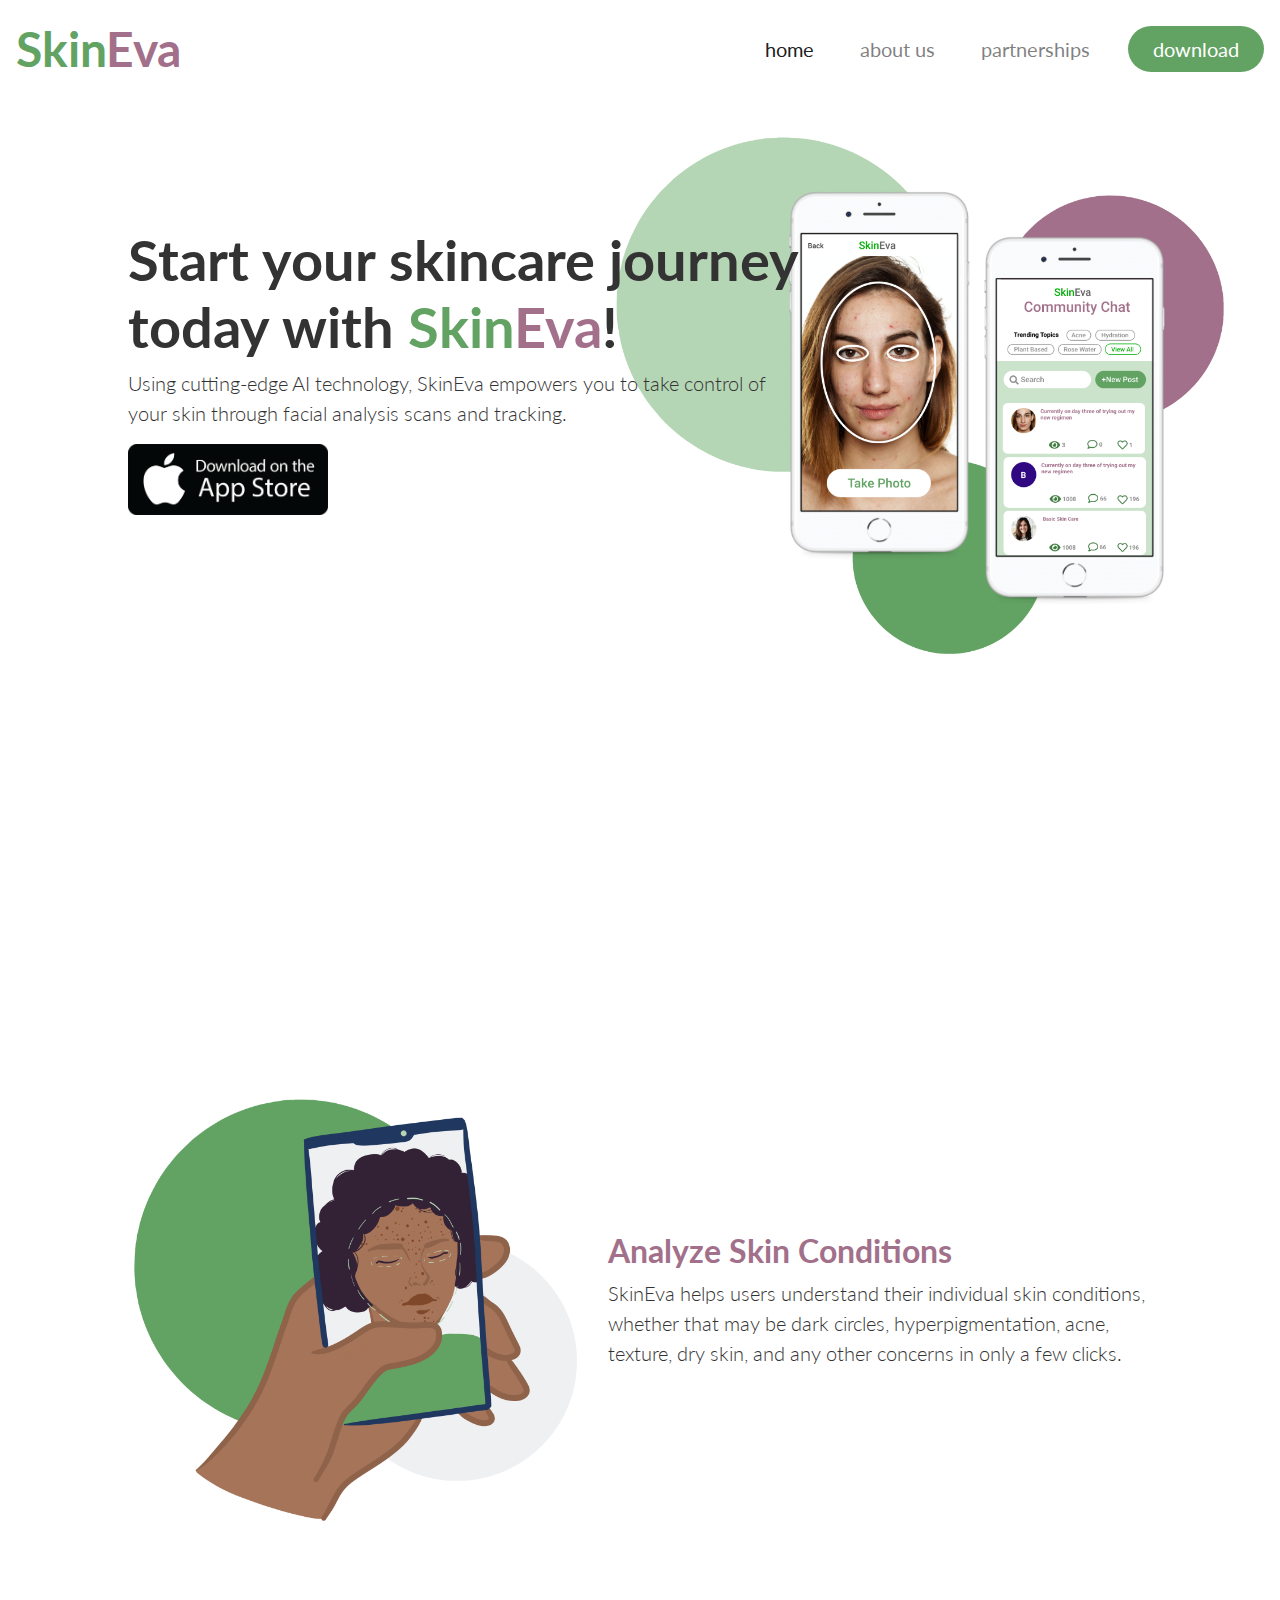
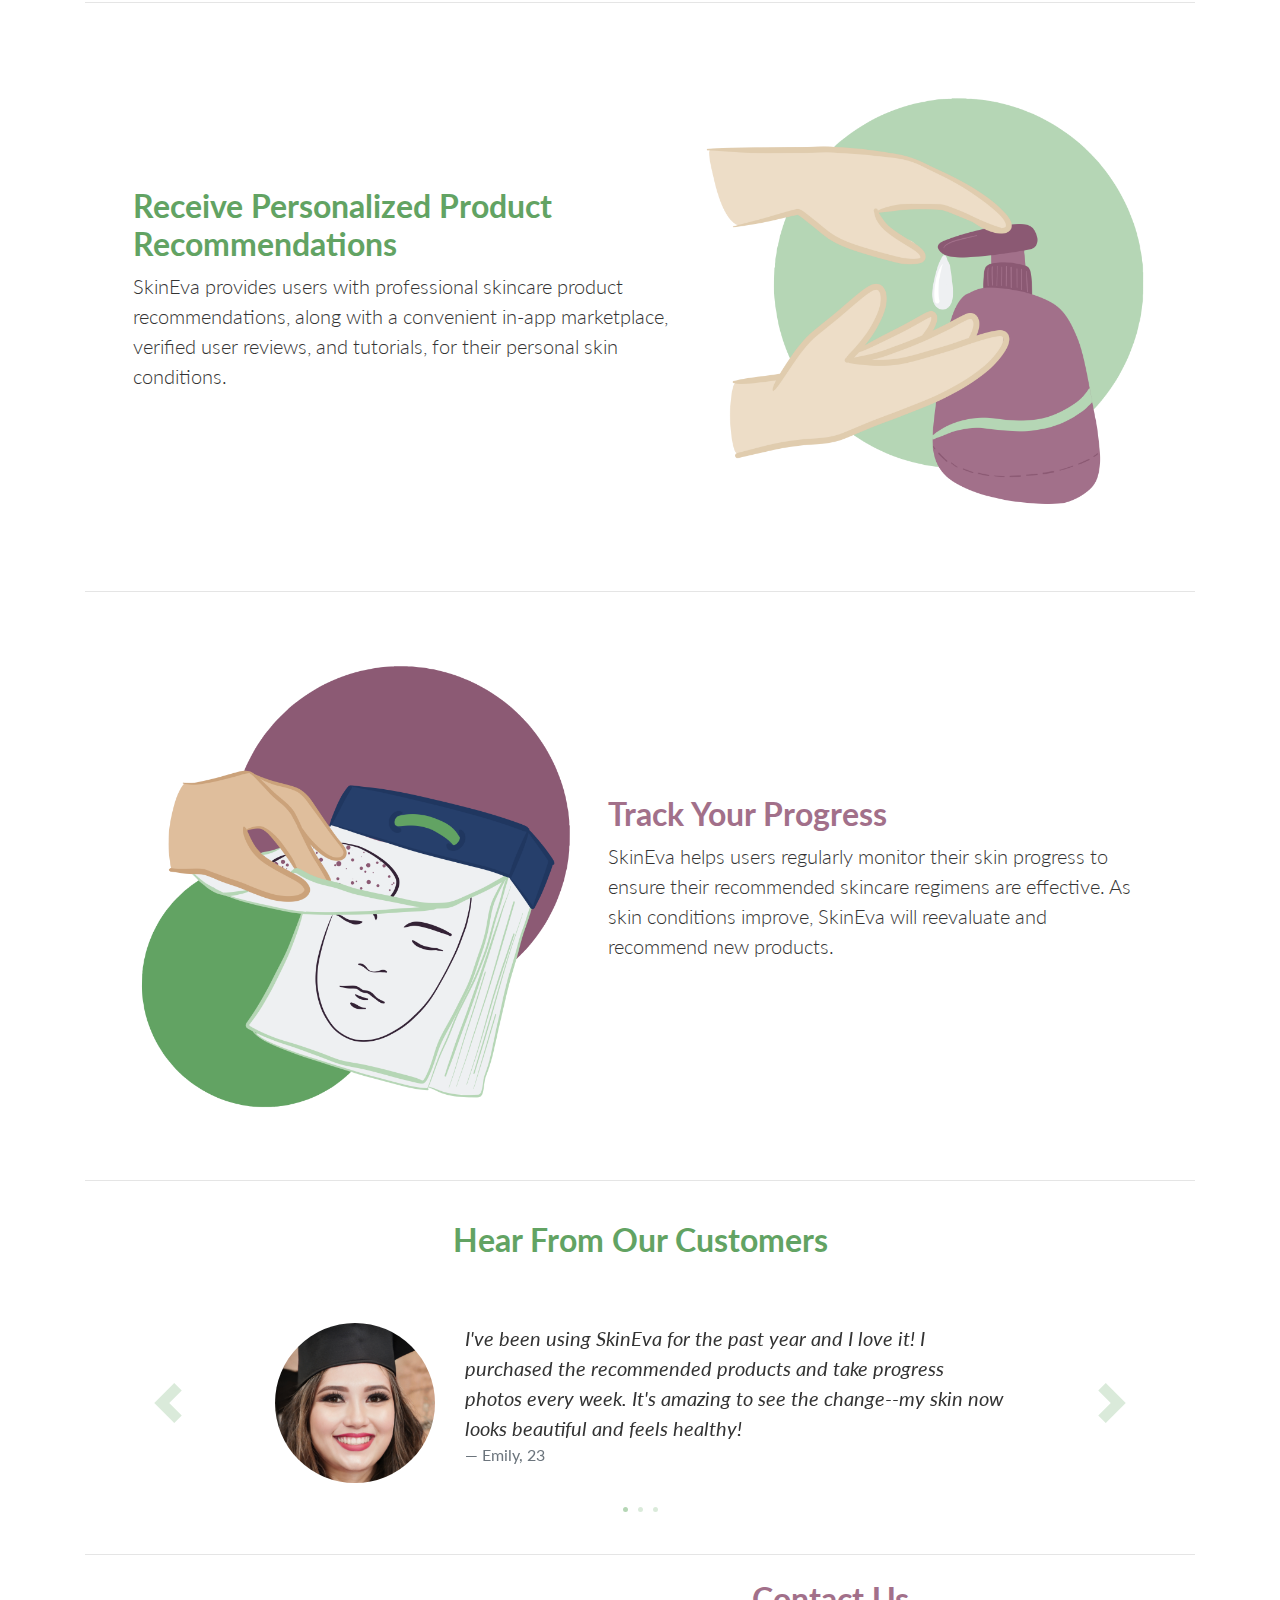
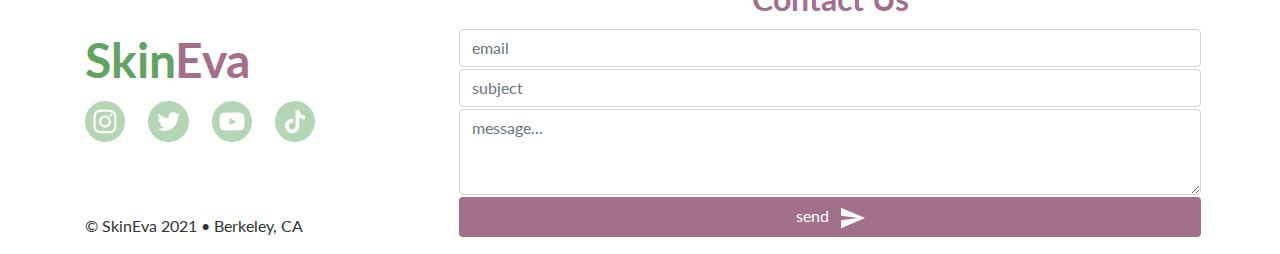
<file: index.html>
<!doctype html>
<html lang="en">
    <head>
        <!-- Required meta tags -->
        <meta charset="utf-8">
        <meta name="viewport" content="width=device-width, initial-scale=1, shrink-to-fit=no">

        <!-- Bootstrap CSS -->
        <link rel="stylesheet" href="https://stackpath.bootstrapcdn.com/bootstrap/4.4.1/css/bootstrap.min.css" integrity="sha384-Vkoo8x4CGsO3+Hhxv8T/Q5PaXtkKtu6ug5TOeNV6gBiFeWPGFN9MuhOf23Q9Ifjh" crossorigin="anonymous">

        <!-- Custom CSS -->
        <link rel="stylesheet" href="assets/style/style.css">

        <!-- Font -->
        <link rel="preconnect" href="https://fonts.gstatic.com">
        <link href="https://fonts.googleapis.com/css2?family=Lato:ital,wght@0,100;0,300;0,400;0,700;0,900;1,100;1,300;1,400;1,700;1,900&display=swap" rel="stylesheet">

        <title>SkinEva</title>
    </head>
    <body>
        <!-- navbar -->
        <nav class="navbar navbar-expand-lg navbar-light">
            <button class="navbar-toggler" type="button" data-toggle="collapse" data-target="#navbarNavAltMarkup" aria-controls="navbarNavAltMarkup" aria-expanded="false" aria-label="Toggle navigation">
                <span class="navbar-toggler-icon"></span>
            </button>
            <a class="navbar-brand" href="#"><span class="green">Skin</span><span class="purple">Eva</span></a>
            <div class="collapse navbar-collapse justify-content-end" id="navbarNavAltMarkup">
                <div class="navbar-nav">
                    <a class="nav-item nav-link active" href="#">home<span class="sr-only">(current)</span></a>
                    <a class="nav-item nav-link" href="about-us.html">about us</a>
                    <a class="nav-item nav-link" href="#">partnerships</a>
                    <button type="button" class="btn btn-primary d-none d-md-block">download</button>
                </div>
            </div>
        </nav>

        <!-- big landing -->
        <div class="jumbotron jumbotron-fluid d-none d-md-block	large-jumbotron">
                <div class="row">
                    <div class="col-md-8">
                        <h1 class="display-4">Start your skincare journey today with <span class="green">Skin</span><span class="purple">Eva</span>!</h1>
                        <p class="lead">Using cutting-edge AI technology, SkinEva empowers you to take control of your skin through facial analysis scans and tracking.</p>
                        <a href="#"><img width="200" src="assets/img/appstore.png"/></a>
                    </div>
                </div>
        </div>

        <!-- little landing -->
        <div class="jumbotron jumbotron-fluid d-md-none small-jumbotron">
            <div class="container">
                <h1 class="display-4">Start your skincare journey today with <span class="green">Skin</span><span class="purple">Eva</span>!</h1>
                <p class="lead">Using cutting-edge AI technology, SkinEva empowers you to take control of your skin through facial analysis scans and tracking.</p>
                <a href="#"><img width="200" src="assets/img/appstore.png"/></a>
            </div>

            <br><br><br>

            <div id="carousel-app" class="carousel slide" data-ride="carousel">
                <ol class="carousel-indicators">
                    <li data-target="#carousel-app" data-slide-to="0" class="active"></li>
                    <li data-target="#carousel-app" data-slide-to="1"></li>
                </ol>
                <div class="carousel-inner">
                    <div class="carousel-item active">
                        <img src="assets/img/appscan.png" class="d-block w-100">
                    </div>
                    <div class="carousel-item">
                        <img src="assets/img/appchat.png" class="d-block w-100">
                    </div>
                </div>
                <a class="carousel-control-prev" href="#carousel-app" role="button" data-slide="prev">
                    <span class="carousel-control-prev-icon" aria-hidden="true"></span>
                    <span class="sr-only">Previous</span>
                </a>
                <a class="carousel-control-next" href="#carousel-app" role="button" data-slide="next">
                    <span class="carousel-control-next-icon" aria-hidden="true"></span>
                    <span class="sr-only">Next</span>
                </a>
              </div>
        </div>

        <!-- features/benefits -->
        <div class="container">
            <div class="row featurette">
                <div class="col-md-5">
                    <img width="100%" height="100%" src="assets/img/scan.png"/>
                </div>
                <div class="col-md-6">
                    <h2 class="featurette-heading"><span class="purple">Analyze Skin Conditions</span></h2>
                    <p class="lead">SkinEva helps users understand their individual skin conditions, whether that may be dark circles, hyperpigmentation, acne, texture, dry skin, and any other concerns in only a few clicks. </p>
                </div>
            </div>
            <hr class="featurette-divider">
            <div class="row featurette">
                <div class="col-md-5 order-md-2">
                    <img width="100%" height="100%" src="assets/img/recommend.png"/>
                </div>
                <div class="col-md-6 order-md-1">
                    <h2 class="featurette-heading primary"><span class="green">Receive Personalized Product Recommendations</span></h2>
                    <p class="lead">SkinEva provides users with professional skincare product recommendations, along with a convenient in-app marketplace, verified user reviews, and tutorials, for their personal skin conditions. </p>
                </div>
            </div>
            <hr class="featurette-divider">
            <div class="row featurette">
                <div class="col-md-5">
                    <img width="100%" height="100%" src="assets/img/track.png"/>
                </div>
                <div class="col-md-6">
                    <h2 class="featurette-heading"><span class="purple">Track Your Progress</span></h2>
                    <p class="lead">SkinEva helps users regularly monitor their skin progress to ensure their recommended skincare regimens are effective. As skin conditions improve, SkinEva will reevaluate and recommend new products.</p>
                </div>
            </div>
            <hr class="featurette-divider">
        </div>

        <!-- reviews -->
        <div class="container">
            <br>
            <h2 class="featurette-heading center-text"><span class="green">Hear From Our Customers</span></h2>
            <div id="carousel-reviews" class="carousel slide" data-ride="carousel">
                <ol class="carousel-indicators">
                    <li data-target="#carousel-reviews" data-slide-to="0" class="active"></li>
                    <li data-target="#carousel-reviews" data-slide-to="1"></li>
                    <li data-target="#carousel-reviews" data-slide-to="2"></li>
                </ol>
                <div class="carousel-inner">
                    <div class="carousel-item active">
                        <div class="row">
                            <img class="d-none d-sm-block col-sm-6 col-md-3 col-lg-2" style="border-radius:50%" src="assets/img/emily.jpeg"/>
                            <blockquote class="blockquote col-md-6">
                                    <p class="mb-0">I've been using SkinEva for the past year and I love it! I purchased the recommended products and take progress photos every week. It's amazing to see the change--my skin now looks beautiful and feels healthy!</p>
                                    <footer class="blockquote-footer">Emily, 23</footer>
                            </blockquote>
                        </div>
                    </div>
                    <div class="carousel-item">
                        <div class="row">
                            <img class="d-none d-sm-block col-sm-6 col-md-3 col-lg-2" style="border-radius:50%" src="assets/img/aalia.jpeg"/>
                            <blockquote class="blockquote col-md-6">
                                    <p class="mb-0">SkinEva changed my life! It helped me clear my acne and reduced dark spots on my skin. I no longer feel the need to cover up my face when I go outside. Thank you so much!</p>
                                    <footer class="blockquote-footer">Aalia, 19</footer>
                            </blockquote>
                        </div>
                    </div>
                    <div class="carousel-item">
                        <div class="row">
                            <img class="d-none d-sm-block col-sm-6 col-md-3 col-lg-2" style="border-radius:50%" src="assets/img/carrie.jpeg"/>
                            <blockquote class="blockquote col-md-6">
                                    <p class="mb-0">I love this app! For someone not at all tech savvy, the app was easy to navigate and very convenient. And the product recommendations helped me transform my dry skin! I can't recommend SkinEva enough!</p>
                                    <footer class="blockquote-footer">Carrie, 46</footer>
                            </blockquote>
                        </div>
                    </div>
                </div>
                <a class="carousel-control-prev" href="#carousel-reviews" role="button" data-slide="prev">
                    <span class="carousel-control-prev-icon" aria-hidden="true"></span>
                    <span class="sr-only">Previous</span>
                </a>
                <a class="carousel-control-next" href="#carousel-reviews" role="button" data-slide="next">
                    <span class="carousel-control-next-icon" aria-hidden="true"></span>
                    <span class="sr-only">Next</span>
                </a>
            </div>
            <hr class="featurette-divider">
        </div>

        <!-- footer -->
        <footer class="container">
            <div class="row">
                <div class="col-lg-8 order-lg-2" id="contact-form">
                    <h2 class="featurette-heading center-text"><span class="purple">Contact Us</span></h2>
                    <input class="form-control" type="email" placeholder="email">
                    <input class="form-control" type="text" placeholder="subject">
                    <textarea class="form-control" type="text" placeholder="message..." rows="3"></textarea>
                    <button type="submit" class="btn btn-secondary mb-2">
                        send <img src="assets/img/send.svg"/></button>
                </div>

                <div class="container col-lg-4 order-lg-1">
                    <br><br>
                    <a class="navbar-brand" href="#"><span class="green">Skin</span><span class="purple">Eva</span></a>
                    <div class="row socials">
                        <a class="col-sm-2 col-md-1 col-lg-2 social" href=""><img width="100%" src="assets/img/instagram.svg"/></a>
                        <a class="col-sm-2 col-md-1 col-lg-2 social" href=""><img width="100%"  src="assets/img/twitter.svg"/></a>
                        <a class="col-sm-2 col-md-1 col-lg-2 social" href=""><img width="100%"  src="assets/img/youtube.svg"/></a>
                        <a class="col-sm-2 col-md-1 col-lg-2 social" href=""><img width="100%"  src="assets/img/tiktok.svg"/></a>
                    </div>
                    <br><br><br>
                    <p>© SkinEva 2021 • Berkeley, CA</p>
                </div>
            </div>
          </footer>
            

        <!-- Optional JavaScript -->
        <!-- jQuery first, then Popper.js, then Bootstrap JS -->
        <script src="https://code.jquery.com/jquery-3.4.1.slim.min.js" integrity="sha384-J6qa4849blE2+poT4WnyKhv5vZF5SrPo0iEjwBvKU7imGFAV0wwj1yYfoRSJoZ+n" crossorigin="anonymous"></script>
        <script src="https://cdn.jsdelivr.net/npm/popper.js@1.16.0/dist/umd/popper.min.js" integrity="sha384-Q6E9RHvbIyZFJoft+2mJbHaEWldlvI9IOYy5n3zV9zzTtmI3UksdQRVvoxMfooAo" crossorigin="anonymous"></script>
        <script src="https://stackpath.bootstrapcdn.com/bootstrap/4.4.1/js/bootstrap.min.js" integrity="sha384-wfSDF2E50Y2D1uUdj0O3uMBJnjuUD4Ih7YwaYd1iqfktj0Uod8GCExl3Og8ifwB6" crossorigin="anonymous"></script>
    </body>
</html>
</file>
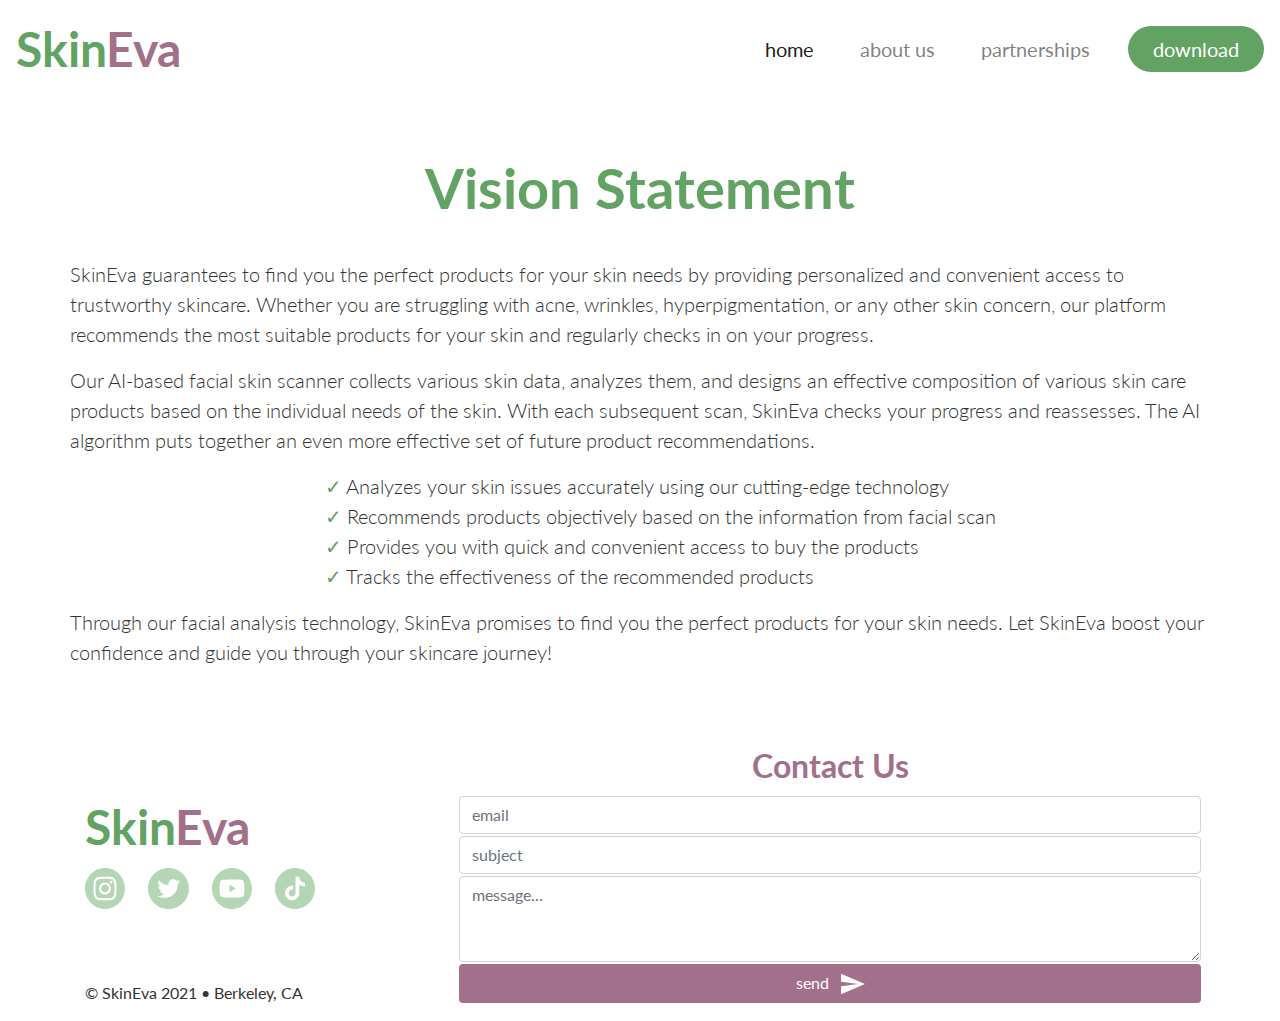
<file: about-us.html>
<!doctype html>
<html lang="en">
    <head>
        <!-- Required meta tags -->
        <meta charset="utf-8">
        <meta name="viewport" content="width=device-width, initial-scale=1, shrink-to-fit=no">

        <!-- Bootstrap CSS -->
        <link rel="stylesheet" href="https://stackpath.bootstrapcdn.com/bootstrap/4.4.1/css/bootstrap.min.css" integrity="sha384-Vkoo8x4CGsO3+Hhxv8T/Q5PaXtkKtu6ug5TOeNV6gBiFeWPGFN9MuhOf23Q9Ifjh" crossorigin="anonymous">

        <!-- Custom CSS -->
        <link rel="stylesheet" href="assets/style/style.css">

        <!-- Font -->
        <link rel="preconnect" href="https://fonts.gstatic.com">
        <link href="https://fonts.googleapis.com/css2?family=Lato:ital,wght@0,100;0,300;0,400;0,700;0,900;1,100;1,300;1,400;1,700;1,900&display=swap" rel="stylesheet">

        <title>SkinEva</title>
    </head>
    <body>
        <!-- navbar -->
        <nav class="navbar navbar-expand-lg navbar-light">
            <button class="navbar-toggler" type="button" data-toggle="collapse" data-target="#navbarNavAltMarkup" aria-controls="navbarNavAltMarkup" aria-expanded="false" aria-label="Toggle navigation">
                <span class="navbar-toggler-icon"></span>
            </button>
            <a class="navbar-brand" href="index.html"><span class="green">Skin</span><span class="purple">Eva</span></a>
            <div class="collapse navbar-collapse justify-content-end" id="navbarNavAltMarkup">
                <div class="navbar-nav">
                    <a class="nav-item nav-link active" href="index.html">home<span class="sr-only">(current)</span></a>
                    <a class="nav-item nav-link" href="#">about us</a>
                    <a class="nav-item nav-link" href="#">partnerships</a>
                    <button type="button" class="btn btn-primary d-none d-md-block">download</button>
                </div>
            </div>
        </nav>

        <div class="container">
            <div class="row featurette">
                <h1 class="display-4 center-text"><span class="green">Vision Statement</span></h1>
                
                <p class="lead">
                    <br>SkinEva guarantees to find you the perfect products for your skin needs by providing personalized and convenient access to trustworthy skincare. Whether you are struggling with acne, wrinkles, hyperpigmentation, or any other skin concern, our platform recommends the most suitable products for your skin and regularly checks in on your progress. 
                </p>
                <p class="lead">
                    Our AI-based facial skin scanner collects various skin data, analyzes them, and designs an effective composition of various skin care products based on the individual needs of the skin. With each subsequent scan, SkinEva checks your progress and reassesses. The AI algorithm puts together an even more effective set of future product recommendations.
                </p>
                <ul class="lead check">
                    <li>Analyzes your skin issues accurately using our cutting-edge technology</li>
                    <li>Recommends products objectively based on the information from facial scan</li>
                    <li>Provides you with quick and convenient access to buy the products</li>
                    <li>Tracks the effectiveness of the recommended products</li>
                </ul>
                <p class="lead">
                    Through our facial analysis technology, SkinEva promises to find you the perfect products for your skin needs. Let SkinEva boost your confidence and guide you through your skincare journey!
                </p>
            </div>
        </div>

        <!-- footer -->
        <footer class="container">
            <div class="row">
                <div class="col-lg-8 order-lg-2" id="contact-form">
                    <h2 class="featurette-heading center-text"><span class="purple">Contact Us</span></h2>
                    <input class="form-control" type="email" placeholder="email">
                    <input class="form-control" type="text" placeholder="subject">
                    <textarea class="form-control" type="text" placeholder="message..." rows="3"></textarea>
                    <button type="submit" class="btn btn-secondary mb-2">
                        send <img src="assets/img/send.svg"/></button>
                </div>

                <div class="container col-lg-4 order-lg-1">
                    <br><br>
                    <a class="navbar-brand" href="#"><span class="green">Skin</span><span class="purple">Eva</span></a>
                    <div class="row socials">
                        <a class="col-sm-2 col-md-1 col-lg-2 social" href=""><img width="100%" src="assets/img/instagram.svg"/></a>
                        <a class="col-sm-2 col-md-1 col-lg-2 social" href=""><img width="100%"  src="assets/img/twitter.svg"/></a>
                        <a class="col-sm-2 col-md-1 col-lg-2 social" href=""><img width="100%"  src="assets/img/youtube.svg"/></a>
                        <a class="col-sm-2 col-md-1 col-lg-2 social" href=""><img width="100%"  src="assets/img/tiktok.svg"/></a>
                    </div>
                    <br><br><br>
                    <p>© SkinEva 2021 • Berkeley, CA</p>
                </div>
            </div>
          </footer>
            

        <!-- Optional JavaScript -->
        <!-- jQuery first, then Popper.js, then Bootstrap JS -->
        <script src="https://code.jquery.com/jquery-3.4.1.slim.min.js" integrity="sha384-J6qa4849blE2+poT4WnyKhv5vZF5SrPo0iEjwBvKU7imGFAV0wwj1yYfoRSJoZ+n" crossorigin="anonymous"></script>
        <script src="https://cdn.jsdelivr.net/npm/popper.js@1.16.0/dist/umd/popper.min.js" integrity="sha384-Q6E9RHvbIyZFJoft+2mJbHaEWldlvI9IOYy5n3zV9zzTtmI3UksdQRVvoxMfooAo" crossorigin="anonymous"></script>
        <script src="https://stackpath.bootstrapcdn.com/bootstrap/4.4.1/js/bootstrap.min.js" integrity="sha384-wfSDF2E50Y2D1uUdj0O3uMBJnjuUD4Ih7YwaYd1iqfktj0Uod8GCExl3Og8ifwB6" crossorigin="anonymous"></script>
    </body>
</html>
</file>
<file: assets/style/style.css>
body {
    font-family: 'Lato';
    color: #333333;
}

.green {
    color: #62A363;
    font-weight: bold;
}

.purple {
    color: #A2708A;
    font-weight: bold;
}

.navbar-brand {
    font-weight: bold;
    font-size: 48px;
}

.nav-item {
    font-size: 20px;
    margin-right: 30px;
}

.btn-primary {
    font-size: 20px;
    border-radius: 17%/50%;
    padding: .375rem 1.5rem;
}

.btn-primary, .btn-primary:hover, .btn-primary:active, .btn-primary:visited {
    background-color: #62A363 !important;
    border-color: transparent !important;
}

.display-4 {
    font-weight: bold;
}

.featurette {
    display: flex;
    align-items: center;
    padding: 5% 0;
}

.jumbotron {
    background-color: transparent;
}

.carousel-item .row {
    display: flex;
    align-items: center;
    justify-content: center;
    padding: 5% 0;
}

.carousel-control-prev-icon {
    width: 40px;
    height: 40px;
    background-image: url("data:image/svg+xml,%3csvg xmlns='http://www.w3.org/2000/svg' fill='%23B5D6B5' width='8' height='8' viewBox='0 0 8 8'%3e%3cpath d='M5.25 0l-4 4 4 4 1.5-1.5L4.25 4l2.5-2.5L5.25 0z'/%3e%3c/svg%3e");
}

.carousel-control-next-icon {
    width: 40px;
    height: 40px;
    background-image: url("data:image/svg+xml,%3csvg xmlns='http://www.w3.org/2000/svg' fill='%23B5D6B5' width='8' height='8' viewBox='0 0 8 8'%3e%3cpath d='M2.75 0l-1.5 1.5L3.75 4l-2.5 2.5L2.75 8l4-4-4-4z'/%3e%3c/svg%3e");
}

.carousel-indicators li {
    width: 5px;
    height: 5px;
    margin-left: 5px;
    margin-right: 5px;
    background-color: #B5D6B5;
    border-radius: 50%;
}

.featurette{
    display: flex;
    flex-direction: row;
    align-items: center;
    justify-content: center;
}

.btn:focus {
    border-color: transparent !important;
    box-shadow: 0 0 0 0.2rem #B5D6B550 !important;
} 

.form-control:focus {
    border-color: transparent !important;
    box-shadow: 0 0 0 0.2rem #B5D6B550 !important;
}

.center-text {
    text-align: center;
}

.blockquote p {
    font-style: italic;
}

.socials {
    display: flex;
    flex-wrap: nowrap;
}

.social {
    padding-right: 8px;
}

.btn img {
    height: 1.5rem;
    padding-left: 0.5rem;
}

.large-jumbotron {
    background-image: url("../img/landing.png");
    background-position: 13vw -2vh;
    background-size: 85vw;
    background-repeat: no-repeat;
    height: 100vh;
    display: flex;
    align-items: center;
    padding: 10vw;
}

.small-jumbotron {
    text-align: center;
}

#contact-form {
    display: flex;
    flex-direction: column;
    justify-content: space-between;
    padding: 1vh;
}

.btn-secondary, .btn-secondary:hover, .btn-secondary:active, .btn-secondary:visited {
    background-color: #A2708A !important;
    border-color: transparent !important;
}

.check {
    list-style: none;
}
  
.check li:before {
    content: '✓ ';
    color: #62A363;
}
</file>
